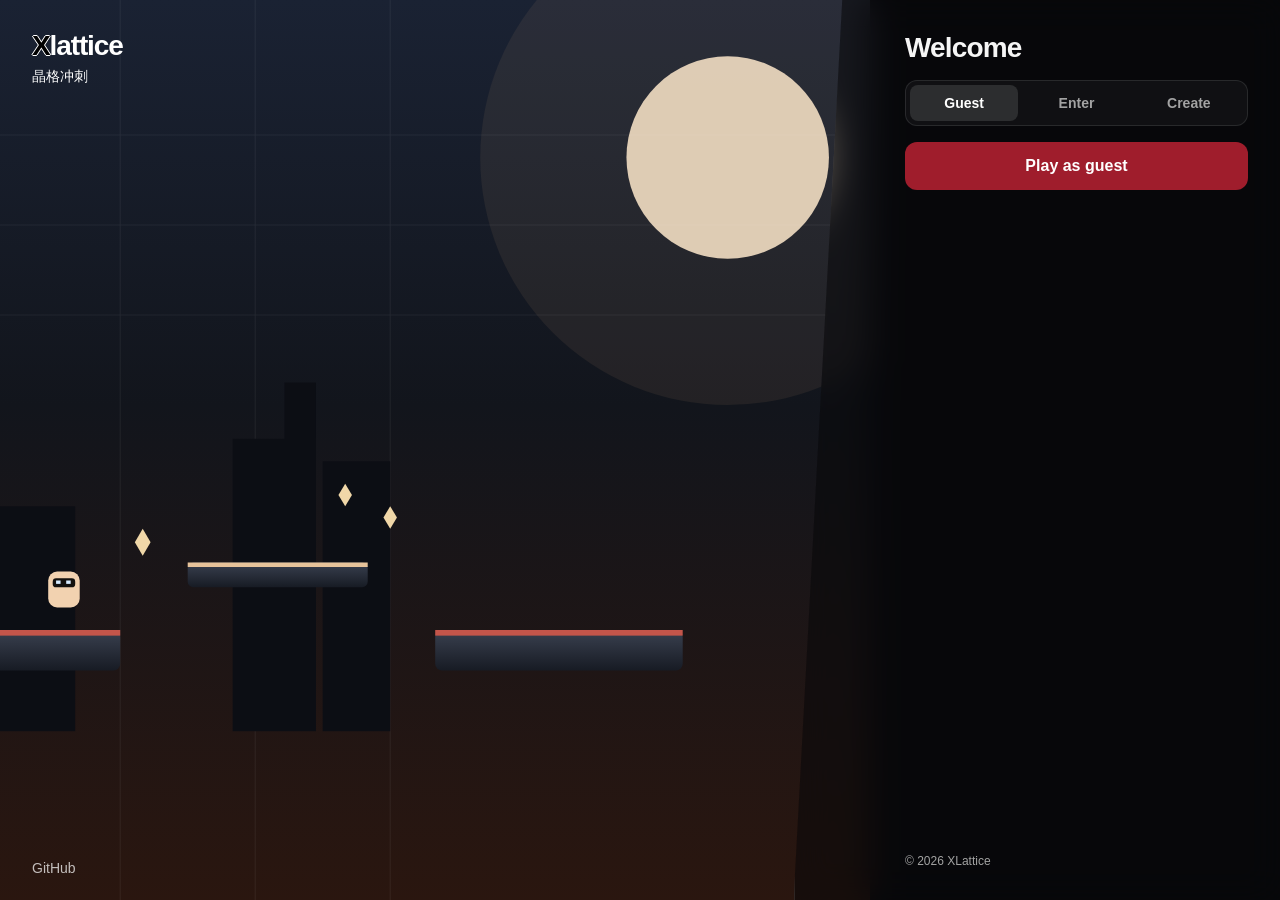
<file: index.html>
<!doctype html>
<html lang="en">
<head>
  <meta charset="utf-8" />
  <meta name="viewport" content="width=device-width, initial-scale=1, viewport-fit=cover" />
  <title>Xlattice</title>
  <meta name="description" content="Xlattice" />
  <meta name="theme-color" content="#07080c" />
  <link rel="icon" type="image/svg+xml" href="assets/favicon.svg" />
  <link rel="stylesheet" href="assets/gate.css" />
</head>
<body>
  <a class="skip" href="#play">Play</a>

  <div class="scene" aria-hidden="true">
    <svg viewBox="0 0 1200 800" preserveAspectRatio="xMidYMid slice">
      <defs>
        <linearGradient id="sky" x1="0" y1="0" x2="0" y2="1">
          <stop offset="0" stop-color="#1a2233"/>
          <stop offset="0.45" stop-color="#12151c"/>
          <stop offset="1" stop-color="#2a160f"/>
        </linearGradient>
        <linearGradient id="stone" x1="0" y1="0" x2="0" y2="1">
          <stop offset="0" stop-color="#3a4150"/>
          <stop offset="1" stop-color="#171b24"/>
        </linearGradient>
      </defs>
      <rect width="1200" height="800" fill="url(#sky)"/>
      <circle cx="860" cy="140" r="90" fill="#f3e2c8" opacity=".9"/>
      <circle cx="860" cy="140" r="220" fill="#e7b07a" opacity=".08"/>
      <g stroke="#ffffff" stroke-opacity=".06">
        <path d="M0 120h1200M0 200h1200M0 280h1200M80 0v800M200 0v800M320 0v800M440 0v800M560 0v800"/>
      </g>
      <g fill="#0c0e14">
        <path d="M90 470h80v180H90zM150 420h40v230h-40zM210 450h70v200h-70z"/>
        <path d="M420 390h46v260h-46zM466 340h28v310h-28zM500 410h60v240h-60z"/>
      </g>
      <g>
        <rect x="40" y="560" width="280" height="36" rx="6" fill="url(#stone)"/>
        <rect x="40" y="560" width="280" height="5" fill="#c4554a"/>
        <rect x="380" y="500" width="160" height="22" rx="5" fill="url(#stone)"/>
        <rect x="380" y="500" width="160" height="4" fill="#e7c39a"/>
        <rect x="600" y="560" width="220" height="36" rx="6" fill="url(#stone)"/>
        <rect x="600" y="560" width="220" height="5" fill="#c4554a"/>
      </g>
      <g fill="#f0d7a8">
        <path d="M340 470l7 12-7 12-7-12z"/>
        <path d="M520 430l6 10-6 10-6-10z"/>
        <path d="M560 450l6 10-6 10-6-10z"/>
      </g>
      <g transform="translate(250 500)">
        <rect x="6" y="8" width="28" height="32" rx="8" fill="#f2d2b0"/>
        <rect x="10" y="14" width="20" height="8" rx="3" fill="#14120f"/>
        <rect x="13" y="16" width="4" height="3" fill="#d7ecff"/>
        <rect x="22" y="16" width="4" height="3" fill="#d7ecff"/>
      </g>
    </svg>
  </div>

  <header class="brand">
    <h1 class="mark"><span class="x">X</span>lattice</h1>
    <p class="sub">晶格冲刺</p>
  </header>

  <a class="ghost" href="https://github.com/Xlattice0/xlattice0.github.io" target="_blank" rel="noopener noreferrer">GitHub</a>

  <aside class="panel">
    <div class="glass">
      <h2>Welcome</h2>
      <div class="seg" role="group" aria-label="Enter">
        <button type="button" id="tab-guest" aria-pressed="true">Guest</button>
        <button type="button" id="tab-enter" aria-pressed="false">Enter</button>
        <button type="button" id="tab-create" aria-pressed="false">Create</button>
      </div>
      <a class="cta" id="play" href="play.html">Play as guest</a>
      <p class="legal">© 2026 XLattice</p>
    </div>
  </aside>

  <script>
    (function () {
      var tabs = [
        document.getElementById('tab-guest'),
        document.getElementById('tab-enter'),
        document.getElementById('tab-create')
      ];
      tabs.forEach(function (tab) {
        tab.addEventListener('click', function () {
          tabs.forEach(function (other) {
            other.setAttribute('aria-pressed', other === tab ? 'true' : 'false');
          });
        });
      });
    })();
  </script>
</body>
</html>
</file>
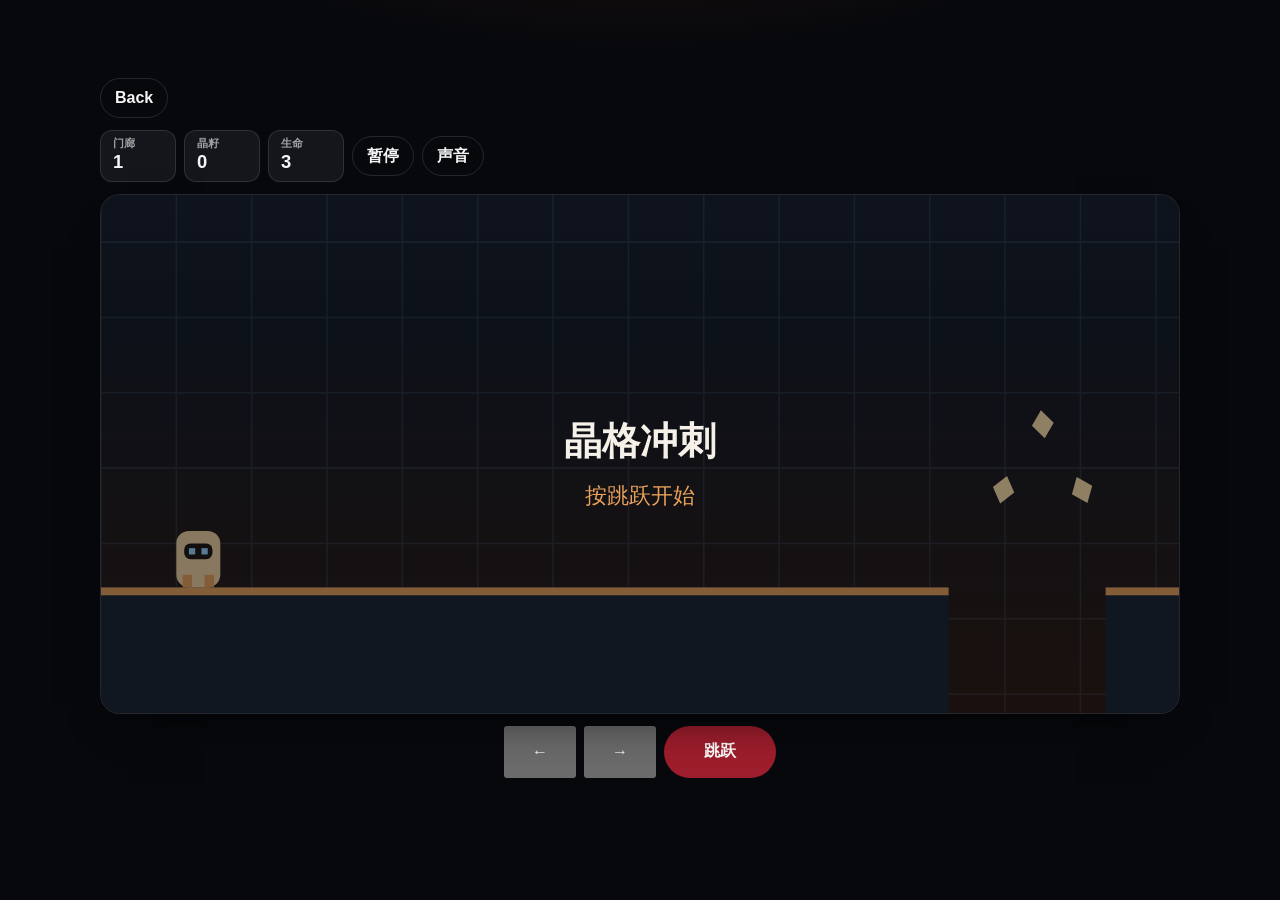
<file: games/rush/index.html>
<!doctype html>
<html lang="zh-CN">
<head>
  <meta charset="utf-8" />
  <meta name="viewport" content="width=device-width, initial-scale=1, viewport-fit=cover" />
  <title>晶格冲刺 · XLattice</title>
  <link rel="icon" type="image/svg+xml" href="../../assets/favicon.svg" />
  <link rel="stylesheet" href="../../assets/tokens.css" />
  <link rel="stylesheet" href="../../assets/game.css" />
  <script src="../../assets/boot.js"></script>
  <style>
    .game.wide { width: min(1080px, 100%); }
    .view {
      position: relative;
      height: min(58vh, 520px);
      min-height: 240px;
      border-radius: 20px;
      overflow: hidden;
      border: 1px solid var(--line);
      background: #07090e;
      touch-action: none;
      box-shadow: var(--shadow-lg);
    }
    .view canvas { width: 100%; height: 100%; display: block; }
    .rush-pad { display: flex; gap: 8px; justify-content: center; }
    .rush-pad button { min-width: 72px; min-height: 52px; font-weight: 700; }
    .rush-pad .jump { min-width: 112px; }
    html.framed .solo { display: none; }
    html.framed body { align-items: stretch; padding: 8px; }
    html.framed .game { width: 100%; }
    html.framed .view { flex: 1; height: auto; min-height: 180px; }
  </style>
</head>
<body>
  <div class="game wide">
    <a class="btn btn-ghost standalone-back" href="../../">Back</a>
    <header class="hud">
      <div class="stat"><span class="stat-k" id="levelName">门廊</span><b id="levelNum">1</b></div>
      <div class="stat"><span class="stat-k">晶籽</span><b id="score">0</b></div>
      <div class="stat"><span class="stat-k">生命</span><b id="lives">3</b></div>
      <button class="btn btn-ghost solo" id="pauseBtn" type="button">暂停</button>
      <button class="btn btn-ghost solo" id="muteBtn" type="button">声音</button>
    </header>
    <div class="view" id="view">
      <canvas id="board" width="960" height="540" aria-label="晶格冲刺画面"></canvas>
    </div>
    <div class="rush-pad" aria-label="触控">
      <button type="button" id="leftBtn" aria-label="向左">←</button>
      <button type="button" id="rightBtn" aria-label="向右">→</button>
      <button class="btn btn-accent jump" id="jumpBtn" type="button">跳跃</button>
    </div>
    <p class="sr-only" id="live" aria-live="polite"></p>
    <div class="overlay" id="overlay" hidden>
      <div class="dialog" role="dialog" aria-modal="true" aria-labelledby="ovTitle">
        <p class="dialog-kicker" id="ovTitle">冲过了</p>
        <p class="dialog-score"><b id="finalScore">0</b><span id="finalMeta"></span></p>
        <button class="btn btn-accent" id="againBtn" type="button">再来一局</button>
      </div>
    </div>
  </div>
  <script src="../../assets/audio.js"></script>
  <script src="../../assets/game-bridge.js"></script>
  <script>
    (function () {
      'use strict';

      var SLUG = 'rush';
      var canvas = document.getElementById('board');
      var ctx = canvas.getContext('2d');
      var viewEl = document.getElementById('view');
      var scoreEl = document.getElementById('score');
      var livesEl = document.getElementById('lives');
      var levelNumEl = document.getElementById('levelNum');
      var levelNameEl = document.getElementById('levelName');
      var overlay = document.getElementById('overlay');
      var againBtn = document.getElementById('againBtn');
      var pauseBtn = document.getElementById('pauseBtn');
      var muteBtn = document.getElementById('muteBtn');
      var live = document.getElementById('live');

      var PW = 28, PH = 36, EW = 34, EH = 26;
      var GRAV = 1700, JUMP = 560, RUN = 240;

      function lvl(name, w, h, spawn, goal, platforms, coins, enemies) {
        return { name: name, w: w, h: h, spawn: spawn, goal: goal, platforms: platforms, coins: coins, enemies: enemies };
      }
      function P(x, y, w, h, range, speed) {
        return { x: x, y: y, w: w, h: h, origin: x, range: range || 0, speed: speed || 1, phase: 0, vx: 0 };
      }
      function E(x, y, range, speed) {
        return { x: x, y: y, w: EW, h: EH, base: x, range: range, speed: speed, dir: 1, dead: false };
      }

      /* Gaps stay under ~100px. Rises stay under ~80px so a full jump clears them. */
      var LEVELS = [
        lvl('门廊', 2700, 540, { x: 48, y: 424 }, { x: 2520, y: 360, w: 48, h: 100 }, [
          P(0, 460, 540, 140),
          P(640, 460, 460, 140),
          P(980, 380, 170, 22),
          P(1220, 460, 700, 140),
          P(1840, 370, 190, 22),
          P(2100, 460, 600, 140)
        ], [
          { x: 575, y: 400 }, { x: 600, y: 360 }, { x: 625, y: 400 },
          { x: 1040, y: 330 }, { x: 1100, y: 330 },
          { x: 1900, y: 320 }, { x: 1960, y: 320 },
          { x: 2300, y: 400 }
        ], [
          E(1460, 434, 180, 70),
          E(2280, 434, 150, 90)
        ]),
        lvl('断桥', 3000, 540, { x: 40, y: 424 }, { x: 2820, y: 340, w: 48, h: 120 }, [
          P(0, 460, 420, 140),
          P(520, 460, 300, 140),
          P(900, 400, 150, 22, 80, 1.3),
          P(1200, 460, 420, 140),
          P(1700, 360, 160, 22),
          P(1940, 460, 260, 140),
          P(2280, 390, 140, 22, 90, 1.5),
          P(2500, 460, 500, 140)
        ], [
          { x: 460, y: 400 }, { x: 480, y: 360 },
          { x: 980, y: 340 }, { x: 1060, y: 300 },
          { x: 1800, y: 300 },
          { x: 2400, y: 330 }
        ], [
          E(1360, 434, 140, 80),
          E(2060, 434, 100, 100)
        ]),
        lvl('高台', 1500, 980, { x: 40, y: 784 }, { x: 1180, y: 250, w: 48, h: 110 }, [
          P(0, 820, 380, 200),
          P(300, 740, 150, 20),
          P(500, 670, 150, 20),
          P(280, 600, 160, 20),
          P(500, 530, 170, 20),
          P(260, 460, 160, 20),
          P(480, 390, 200, 20),
          P(760, 390, 220, 20),
          P(1060, 320, 200, 20),
          P(1100, 820, 400, 200)
        ], [
          { x: 340, y: 690 }, { x: 540, y: 620 }, { x: 330, y: 550 },
          { x: 560, y: 480 }, { x: 320, y: 410 }, { x: 820, y: 340 },
          { x: 1120, y: 270 }
        ], [
          E(820, 364, 90, 60)
        ])
      ];

      var levelIndex = 0;
      var level = null;
      var player, coins, enemies, parts, floats;
      var cam = { x: 0, y: 0 };
      var score = 0;
      var best = window.XGame.readBest(SLUG);
      var lives = 3;
      var mode = 'ready';
      var invuln = 0;
      var shake = 0;
      var clearIn = 0;
      var face = 1;
      var runTime = 0;
      var squash = 1;
      var trail = [];
      var input = { left: false, right: false, jump: false, queued: false };
      var last = performance.now();
      var acc = 0;
      var snapCam = false;

      function clamp(n, a, b) { return Math.max(a, Math.min(b, n)); }
      function overlap(a, b) {
        return a.x < b.x + b.w && a.x + a.w > b.x && a.y < b.y + b.h && a.y + a.h > b.y;
      }
      function syncMute() { muteBtn.textContent = window.XSound.muted ? '静音' : '声音'; }
      function noteScore() {
        scoreEl.textContent = String(score);
        if (score > best) {
          best = score;
          window.XGame.publish(SLUG, score, best);
        }
      }
      function burst(x, y, color, n) {
        for (var i = 0; i < n; i++) {
          var a = Math.random() * Math.PI * 2;
          var s = 30 + Math.random() * 160;
          parts.push({
            x: x, y: y,
            vx: Math.cos(a) * s,
            vy: Math.sin(a) * s - 30,
            life: 0.35 + Math.random() * 0.35,
            max: 0.7,
            color: color,
            s: 2 + Math.random() * 3
          });
        }
      }

      function loadLevel(index) {
        levelIndex = index;
        var src = LEVELS[index];
        level = {
          name: src.name, w: src.w, h: src.h,
          spawn: { x: src.spawn.x, y: src.spawn.y },
          goal: { x: src.goal.x, y: src.goal.y, w: src.goal.w, h: src.goal.h },
          platforms: src.platforms.map(function (p) {
            return { x: p.x, y: p.y, w: p.w, h: p.h, origin: p.origin, range: p.range, speed: p.speed, phase: Math.random(), vx: 0 };
          })
        };
        coins = src.coins.map(function (c) { return { x: c.x, y: c.y, got: false }; });
        enemies = src.enemies.map(function (e) {
          return { x: e.x, y: e.y, w: e.w, h: e.h, base: e.base, range: e.range, speed: e.speed, dir: e.dir, dead: false };
        });
        player = { x: src.spawn.x, y: src.spawn.y, w: PW, h: PH, vx: 0, vy: 0, grounded: false, platform: null, coyote: 0, buffer: 0 };
        parts = [];
        floats = [];
        trail = [];
        invuln = 0.4;
        cam.x = 0;
        cam.y = 0;
        levelNumEl.textContent = String(index + 1);
        levelNameEl.textContent = src.name;
        livesEl.textContent = String(lives);
        noteScore();
      }

      function hurt() {
        if (invuln > 0 || mode !== 'play') return;
        lives -= 1;
        livesEl.textContent = String(lives);
        window.XSound.hurt();
        shake = 8;
        live.textContent = lives > 0 ? '被击中，还剩 ' + lives + ' 条命' : '生命用尽';
        if (lives <= 0) {
          mode = 'dead';
          document.getElementById('ovTitle').textContent = '停在半路';
          document.getElementById('finalScore').textContent = String(score);
          document.getElementById('finalMeta').textContent = '最好 ' + best;
          overlay.hidden = false;
          againBtn.focus();
          return;
        }
        player.x = level.spawn.x;
        player.y = level.spawn.y;
        player.vx = 0;
        player.vy = 0;
        player.platform = null;
        invuln = 1.1;
        snapCam = true;
      }

      function finishLevel() {
        score += 100;
        noteScore();
        window.XSound.win();
        burst(player.x + 10, player.y, '#ffe1a8', 24);
        if (levelIndex >= LEVELS.length - 1) {
          mode = 'won';
          document.getElementById('ovTitle').textContent = '三关都过了';
          document.getElementById('finalScore').textContent = String(score);
          document.getElementById('finalMeta').textContent = '最好 ' + best;
          overlay.hidden = false;
          live.textContent = '三关都过了，分数 ' + score;
          againBtn.focus();
          return;
        }
        mode = 'clear';
        clearIn = 0.7;
      }

      function step(dt) {
        invuln = Math.max(0, invuln - dt);
        shake = Math.max(0, shake - dt * 18);
        if (mode === 'clear') {
          clearIn -= dt;
          if (clearIn <= 0) {
            mode = 'play';
            loadLevel(levelIndex + 1);
          }
          return;
        }
        if (mode !== 'play') return;

        var plats = level.platforms;
        for (var i = 0; i < plats.length; i++) {
          var p = plats[i];
          p.vx = 0;
          if (!p.range) continue;
          var prev = p.x;
          p.phase += dt;
          p.x = p.origin + Math.sin(p.phase * p.speed) * p.range;
          p.vx = (p.x - prev) / dt;
          if (player.platform === p) player.x += p.x - prev;
        }

        if (input.left) player.vx -= 1400 * dt;
        else if (input.right) player.vx += 1400 * dt;
        else {
          var fr = 1800 * dt;
          if (Math.abs(player.vx) <= fr) player.vx = 0;
          else player.vx -= Math.sign(player.vx) * fr;
        }
        player.vx = clamp(player.vx, -RUN, RUN);
        if (input.queued) player.buffer = 0.12;
        input.queued = false;
        if (player.grounded) player.coyote = 0.1;
        else player.coyote = Math.max(0, player.coyote - dt);
        player.buffer = Math.max(0, player.buffer - dt);
        if (player.buffer > 0 && player.coyote > 0) {
          player.vy = -JUMP;
          player.buffer = 0;
          player.coyote = 0;
          player.grounded = false;
          player.platform = null;
          squash = 0.72;
          window.XSound.jump();
          burst(player.x + PW / 2, player.y + PH, '#c8b8a4', 6);
        }
        if (!input.jump && player.vy < -200) player.vy = -200;
        player.vy = Math.min(860, player.vy + GRAV * dt);

        var prevBottom = player.y + PH;
        var falling = player.vy > 50;
        player.x += player.vx * dt;
        for (i = 0; i < plats.length; i++) {
          p = plats[i];
          if (!overlap(player, p)) continue;
          if (player.vx > 0) player.x = p.x - PW;
          else if (player.vx < 0) player.x = p.x + p.w;
          player.vx = 0;
        }
        player.y += player.vy * dt;
        player.grounded = false;
        var landedOn = null;
        for (i = 0; i < plats.length; i++) {
          p = plats[i];
          if (!overlap(player, p)) continue;
          if (player.vy >= 0 && prevBottom <= p.y + 6) {
            player.y = p.y - PH;
            if (!player.grounded && player.vy > 200) {
              squash = 1.25;
              burst(player.x + PW / 2, player.y + PH, '#9aa4b5', 5);
            }
            player.vy = 0;
            player.grounded = true;
            landedOn = p;
          } else if (player.vy < 0 && player.y < p.y + p.h) {
            player.y = p.y + p.h;
            player.vy = 0;
          }
        }
        player.platform = landedOn;
        if (player.x < 0) { player.x = 0; player.vx = 0; }
        if (Math.abs(player.vx) > 30) face = player.vx > 0 ? 1 : -1;
        if (player.grounded && Math.abs(player.vx) > 40) runTime += dt;
        else runTime = 0;
        squash += (1 - squash) * Math.min(1, dt * 10);

        for (i = 0; i < enemies.length; i++) {
          var en = enemies[i];
          if (en.dead) continue;
          en.x += en.dir * en.speed * dt;
          if (en.x > en.base + en.range) { en.x = en.base + en.range; en.dir = -1; }
          if (en.x < en.base) { en.x = en.base; en.dir = 1; }
          if (!overlap(player, en)) continue;
          if (falling && prevBottom <= en.y + 12) {
            en.dead = true;
            player.vy = -380;
            player.grounded = false;
            score += 25;
            noteScore();
            shake = 5;
            window.XSound.stomp();
            burst(en.x + EW / 2, en.y + 8, '#e07a62', 12);
            floats.push({ x: en.x, y: en.y - 10, text: '+25', life: 0.6 });
          } else {
            hurt();
          }
        }

        for (i = 0; i < coins.length; i++) {
          var c = coins[i];
          if (c.got) continue;
          if (!overlap(player, { x: c.x - 10, y: c.y - 10, w: 20, h: 20 })) continue;
          c.got = true;
          score += 10;
          noteScore();
          window.XSound.coin();
          burst(c.x, c.y, '#ffe1a8', 8);
          floats.push({ x: c.x - 8, y: c.y - 16, text: '+10', life: 0.55 });
        }

        if (overlap(player, level.goal)) finishLevel();
        if (player.y > level.h + 40) hurt();

        for (i = parts.length - 1; i >= 0; i--) {
          var q = parts[i];
          q.life -= dt;
          q.vy += 500 * dt;
          q.x += q.vx * dt;
          q.y += q.vy * dt;
          if (q.life <= 0) parts.splice(i, 1);
        }
        for (i = floats.length - 1; i >= 0; i--) {
          floats[i].life -= dt;
          floats[i].y -= 24 * dt;
          if (floats[i].life <= 0) floats.splice(i, 1);
        }
        trail.push({ x: player.x, y: player.y });
        if (trail.length > 6) trail.shift();
      }

      function roundRect(x, y, w, h, r) {
        r = Math.min(r, w / 2, h / 2);
        ctx.beginPath();
        ctx.moveTo(x + r, y);
        ctx.arcTo(x + w, y, x + w, y + h, r);
        ctx.arcTo(x + w, y + h, x, y + h, r);
        ctx.arcTo(x, y + h, x, y, r);
        ctx.arcTo(x, y, x + w, y, r);
        ctx.closePath();
      }

      function draw() {
        var cssW = viewEl.clientWidth || 800;
        var cssH = viewEl.clientHeight || 360;
        var dpr = Math.min(window.devicePixelRatio || 1, 2);
        var bw = Math.max(2, Math.floor(cssW * dpr));
        var bh = Math.max(2, Math.floor(cssH * dpr));
        if (canvas.width !== bw || canvas.height !== bh) {
          canvas.width = bw;
          canvas.height = bh;
        }
        var viewH = 330;
        var viewW = viewH * (cssW / Math.max(1, cssH));
        var scale = canvas.width / viewW;
        var targetX = clamp(player.x + PW / 2 - viewW * 0.36, 0, Math.max(0, level.w - viewW));
        var targetY = clamp(player.y + PH / 2 - viewH * 0.62, 0, Math.max(0, level.h - viewH));
        if (mode === 'ready' || snapCam) { cam.x = targetX; cam.y = targetY; snapCam = false; }
        else {
          cam.x += (targetX - cam.x) * 0.12;
          cam.y += (targetY - cam.y) * 0.12;
        }
        var sx = (Math.random() - 0.5) * shake;
        var sy = (Math.random() - 0.5) * shake;

        ctx.setTransform(scale, 0, 0, scale, 0, 0);
        ctx.translate(-cam.x + sx, -cam.y + sy);

        var g = ctx.createLinearGradient(0, 0, 0, level.h);
        g.addColorStop(0, '#1a2740');
        g.addColorStop(0.55, '#121722');
        g.addColorStop(1, '#2a170e');
        ctx.fillStyle = g;
        ctx.fillRect(cam.x - 20, cam.y - 20, viewW + 40, viewH + 40);

        ctx.strokeStyle = 'rgba(154,215,255,0.13)';
        ctx.lineWidth = 1;
        ctx.beginPath();
        var gx0 = Math.floor((cam.x * 0.35) / 48) * 48;
        for (var x = gx0; x < cam.x * 0.35 + viewW + 96; x += 48) {
          ctx.moveTo(x, cam.y);
          ctx.lineTo(x, cam.y + viewH);
        }
        for (var y = 0; y < level.h; y += 48) {
          ctx.moveTo(cam.x, y);
          ctx.lineTo(cam.x + viewW, y);
        }
        ctx.stroke();

        ctx.fillStyle = 'rgba(255,225,190,0.9)';
        ctx.beginPath();
        ctx.arc(level.w * 0.78, 70, 36, 0, Math.PI * 2);
        ctx.fill();

        for (var i = 0; i < level.platforms.length; i++) {
          var p = level.platforms[i];
          ctx.fillStyle = p.range ? '#243044' : '#1a2230';
          roundRect(p.x, p.y, p.w, p.h, 8);
          ctx.fill();
          ctx.fillStyle = p.range ? '#9ad7ff' : '#e7a15a';
          ctx.fillRect(p.x, p.y, p.w, 5);
        }

        var goal = level.goal;
        ctx.fillStyle = '#9ad7ff';
        ctx.fillRect(goal.x, goal.y, 8, goal.h);
        ctx.fillRect(goal.x + goal.w - 8, goal.y, 8, goal.h);
        ctx.fillStyle = '#ffe7c4';
        ctx.fillRect(goal.x, goal.y, goal.w, 8);

        var t = performance.now() / 1000;
        for (i = 0; i < coins.length; i++) {
          var c = coins[i];
          if (c.got) continue;
          var bob = Math.sin(t * 3 + i) * 4;
          ctx.save();
          ctx.translate(c.x, c.y + bob);
          ctx.rotate(Math.sin(t * 2 + i) * 0.4);
          ctx.fillStyle = '#ffe1a8';
          ctx.beginPath();
          ctx.moveTo(0, -9);
          ctx.lineTo(7, 0);
          ctx.lineTo(0, 9);
          ctx.lineTo(-7, 0);
          ctx.closePath();
          ctx.fill();
          ctx.restore();
        }

        for (i = 0; i < enemies.length; i++) {
          var en = enemies[i];
          if (en.dead) continue;
          ctx.fillStyle = '#c4513a';
          ctx.beginPath();
          ctx.moveTo(en.x, en.y + en.h);
          ctx.lineTo(en.x + en.w / 2, en.y);
          ctx.lineTo(en.x + en.w, en.y + en.h);
          ctx.closePath();
          ctx.fill();
          ctx.fillStyle = '#ffe1c4';
          ctx.beginPath();
          ctx.arc(en.x + en.w / 2 + en.dir * 4, en.y + 16, 3, 0, Math.PI * 2);
          ctx.fill();
        }

        if (!(invuln > 0 && Math.floor(invuln * 14) % 2 === 0)) {
          for (i = 0; i < trail.length; i++) {
            ctx.globalAlpha = (i / trail.length) * 0.25;
            ctx.fillStyle = '#f3d2a4';
            roundRect(trail[i].x, trail[i].y, PW, PH, 8);
            ctx.fill();
          }
          ctx.globalAlpha = 1;
          ctx.save();
          ctx.translate(player.x + PW / 2, player.y + PH);
          ctx.scale(face * squash, 1 / Math.max(0.7, squash));
          ctx.translate(-PW / 2, -PH);
          ctx.fillStyle = '#f3d2a4';
          roundRect(0, 0, PW, PH, 8);
          ctx.fill();
          ctx.fillStyle = '#1b140f';
          roundRect(5, 8, PW - 10, 10, 4);
          ctx.fill();
          ctx.fillStyle = '#9ad7ff';
          ctx.fillRect(8, 11, 4, 4);
          ctx.fillRect(16, 11, 4, 4);
          var leg = Math.sin(runTime * 14) * 4;
          ctx.fillStyle = '#e7a15a';
          ctx.fillRect(4, PH - 8, 6, 8 + (player.grounded ? leg : 0));
          ctx.fillRect(PW - 10, PH - 8, 6, 8 - (player.grounded ? leg : 0));
          ctx.restore();
        }

        ctx.globalAlpha = 1;
        for (i = 0; i < parts.length; i++) {
          var q = parts[i];
          ctx.globalAlpha = Math.max(0, q.life / q.max);
          ctx.fillStyle = q.color;
          ctx.fillRect(q.x, q.y, q.s, q.s);
        }
        ctx.globalAlpha = 1;
        ctx.fillStyle = '#fff6e8';
        ctx.font = '700 14px Outfit, sans-serif';
        for (i = 0; i < floats.length; i++) ctx.fillText(floats[i].text, floats[i].x, floats[i].y);

        if (mode === 'ready' || mode === 'pause') {
          ctx.setTransform(1, 0, 0, 1, 0, 0);
          ctx.fillStyle = 'rgba(7,9,14,0.45)';
          ctx.fillRect(0, 0, canvas.width, canvas.height);
          ctx.fillStyle = '#f6f1e8';
          ctx.font = '700 ' + Math.floor(canvas.width / 28) + 'px "Noto Serif SC", serif';
          ctx.textAlign = 'center';
          ctx.fillText(mode === 'pause' ? '已暂停' : '晶格冲刺', canvas.width / 2, canvas.height / 2);
          ctx.font = '500 ' + Math.floor(canvas.width / 48) + 'px Outfit, sans-serif';
          ctx.fillStyle = '#e7a15a';
          ctx.fillText(mode === 'pause' ? '再按一次继续' : '按跳跃开始', canvas.width / 2, canvas.height / 2 + canvas.width / 22);
          ctx.textAlign = 'left';
        }
      }

      function queueJump() {
        if (mode === 'ready') mode = 'play';
        if (mode === 'pause') return;
        input.jump = true;
        input.queued = true;
      }

      document.addEventListener('keydown', function (e) {
        var k = String(e.key).toLowerCase();
        if (k === 'arrowleft' || k === 'a') { input.left = true; if (mode === 'ready') mode = 'play'; e.preventDefault(); }
        if (k === 'arrowright' || k === 'd') { input.right = true; if (mode === 'ready') mode = 'play'; e.preventDefault(); }
        if (k === 'arrowup' || k === 'w' || k === ' ' || k === 'k' || k === 'j') {
          if (e.repeat) return;
          if (e.target && e.target.closest && e.target.closest('button') && (k === ' ' || k === 'enter')) return;
          e.preventDefault();
          queueJump();
        }
        if (k === 'escape' || k === 'p') togglePause();
      });
      document.addEventListener('keyup', function (e) {
        var k = String(e.key).toLowerCase();
        if (k === 'arrowleft' || k === 'a') input.left = false;
        if (k === 'arrowright' || k === 'd') input.right = false;
        if (k === 'arrowup' || k === 'w' || k === ' ' || k === 'k' || k === 'j') input.jump = false;
      });
      window.addEventListener('blur', function () { input.left = input.right = input.jump = false; });

      function hold(button, key) {
        function down(e) {
          e.preventDefault();
          try { button.setPointerCapture(e.pointerId); } catch (err) {}
          if (mode === 'ready') mode = 'play';
          input[key] = true;
          if (key === 'jump') input.queued = true;
        }
        function up() { input[key] = false; }
        button.addEventListener('pointerdown', down);
        button.addEventListener('pointerup', up);
        button.addEventListener('pointercancel', up);
        button.addEventListener('lostpointercapture', up);
      }
      hold(document.getElementById('leftBtn'), 'left');
      hold(document.getElementById('rightBtn'), 'right');
      hold(document.getElementById('jumpBtn'), 'jump');

      pauseBtn.addEventListener('click', togglePause);
      muteBtn.addEventListener('click', function () {
        window.XSound.toggle();
        syncMute();
        report();
      });
      function restart() {
        overlay.hidden = true;
        score = 0;
        lives = 3;
        mode = 'play';
        pauseBtn.textContent = '暂停';
        loadLevel(0);
        report();
      }
      function togglePause() {
        if (mode === 'play' || mode === 'ready') { mode = 'pause'; pauseBtn.textContent = '继续'; }
        else if (mode === 'pause') { mode = 'play'; pauseBtn.textContent = '暂停'; }
        report();
      }
      function report() {
        try {
          if (window.parent && window.parent !== window) {
            window.parent.postMessage({
              type: 'xg:state',
              paused: mode === 'pause',
              muted: window.XSound.muted
            }, '*');
          }
        } catch (e) {}
      }
      window.addEventListener('message', function (e) {
        var data = e.data;
        if (!data || data.type !== 'xg:cmd') return;
        if (data.cmd === 'pause') togglePause();
        if (data.cmd === 'mute') { window.XSound.toggle(); syncMute(); report(); }
        if (data.cmd === 'restart') restart();
      });
      againBtn.addEventListener('click', restart);

      function frame(now) {
        var dt = Math.min(0.05, (now - last) / 1000);
        last = now;
        acc += dt;
        var stepDt = 1 / 120;
        var guard = 0;
        while (acc >= stepDt && guard < 8) {
          step(stepDt);
          acc -= stepDt;
          guard++;
        }
        draw();
        requestAnimationFrame(frame);
      }

      syncMute();
      loadLevel(0);
      requestAnimationFrame(frame);
    })();
  </script>
</body>
</html>
</file>
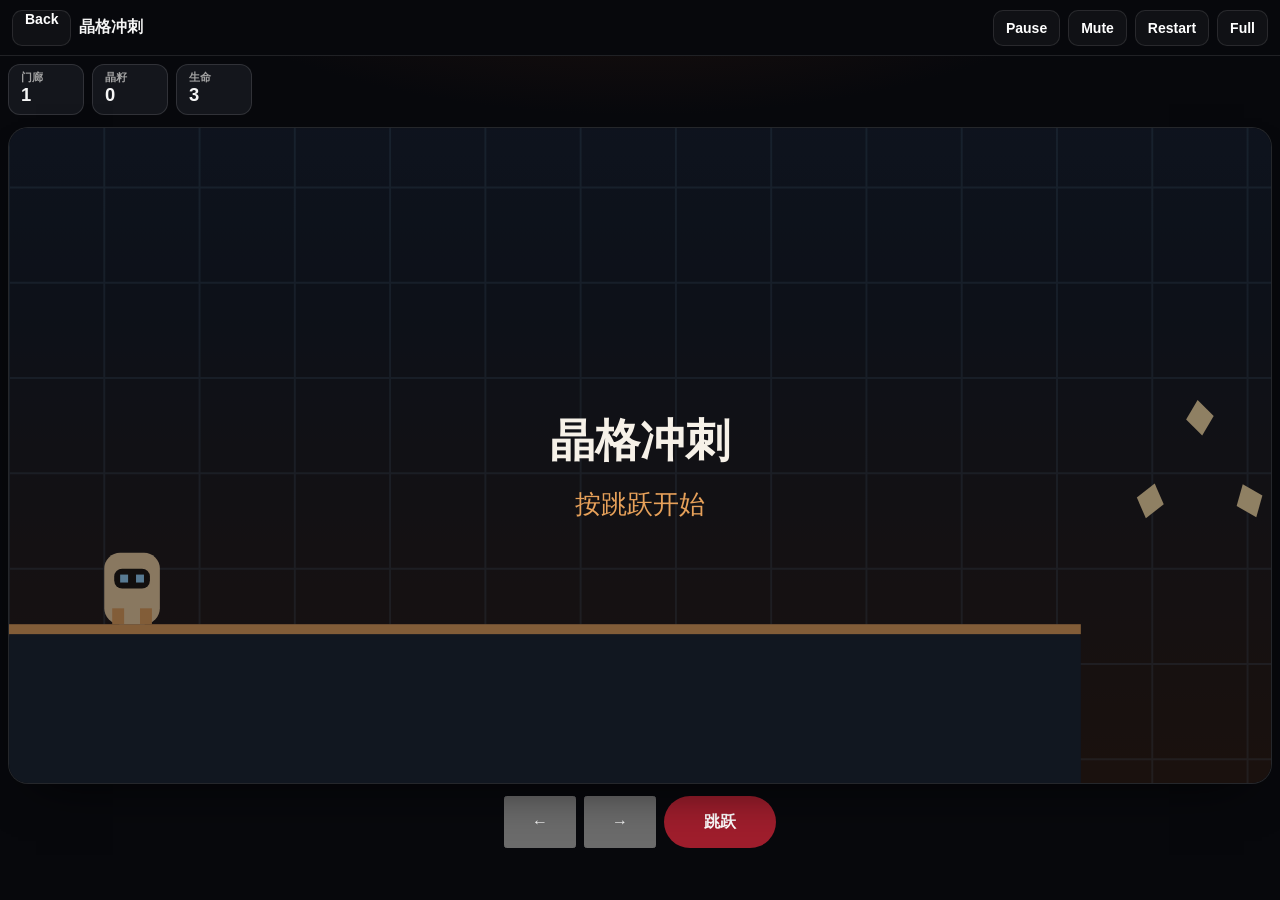
<file: play.html>
<!doctype html>
<html lang="zh-CN">
<head>
  <meta charset="utf-8" />
  <meta name="viewport" content="width=device-width, initial-scale=1, viewport-fit=cover" />
  <title>晶格冲刺 · Xlattice</title>
  <meta name="theme-color" content="#07080c" />
  <link rel="icon" type="image/svg+xml" href="assets/favicon.svg" />
  <link rel="stylesheet" href="assets/gate.css" />
</head>
<body class="play">
  <a class="skip" href="#stage">Play</a>
  <header class="bar">
    <a class="bar-back" href="./">Back</a>
    <h1>晶格冲刺</h1>
    <button type="button" id="pauseBtn" aria-pressed="false">Pause</button>
    <button type="button" id="muteBtn" aria-pressed="false">Mute</button>
    <button type="button" id="restartBtn">Restart</button>
    <button type="button" id="fsBtn" aria-pressed="false">Full</button>
  </header>
  <div class="stage" id="stage">
    <iframe id="frame" title="晶格冲刺" src="games/rush/" allow="fullscreen" allowfullscreen></iframe>
  </div>
  <script>
    (function () {
      var frame = document.getElementById('frame');
      var stage = document.getElementById('stage');
      var pauseBtn = document.getElementById('pauseBtn');
      var muteBtn = document.getElementById('muteBtn');
      var fsBtn = document.getElementById('fsBtn');

      function send(cmd) {
        try {
          frame.contentWindow.postMessage({ type: 'xg:cmd', cmd: cmd }, '*');
        } catch (e) {}
      }

      pauseBtn.addEventListener('click', function () { send('pause'); });
      muteBtn.addEventListener('click', function () { send('mute'); });
      document.getElementById('restartBtn').addEventListener('click', function () { send('restart'); });

      window.addEventListener('message', function (e) {
        var data = e.data;
        if (!data || data.type !== 'xg:state') return;
        if (frame.contentWindow && e.source !== frame.contentWindow) return;
        pauseBtn.setAttribute('aria-pressed', data.paused ? 'true' : 'false');
        pauseBtn.textContent = data.paused ? 'Resume' : 'Pause';
        muteBtn.setAttribute('aria-pressed', data.muted ? 'true' : 'false');
        muteBtn.textContent = data.muted ? 'Muted' : 'Mute';
      });

      function fsEl() {
        return document.fullscreenElement || document.webkitFullscreenElement || null;
      }
      fsBtn.addEventListener('click', function () {
        if (fsEl()) {
          var exit = document.exitFullscreen || document.webkitExitFullscreen;
          if (exit) exit.call(document);
          return;
        }
        var req = stage.requestFullscreen || stage.webkitRequestFullscreen;
        if (req) req.call(stage);
      });
      document.addEventListener('fullscreenchange', function () {
        var on = !!fsEl();
        fsBtn.setAttribute('aria-pressed', on ? 'true' : 'false');
        fsBtn.textContent = on ? 'Exit' : 'Full';
      });
    })();
  </script>
</body>
</html>
</file>
<file: assets/gate.css>
/* Single-viewport gate. Dark scene, frosted play panel. */

:root {
  color-scheme: dark;
  --ink: #f5f5f5;
  --muted: #a3a3a3;
  --line: rgba(255, 255, 255, 0.1);
  --glass: rgba(10, 10, 12, 0.78);
  --cta: #9f1d2c;
  --cta-hover: #b42536;
  --sans: Inter, "Helvetica Neue", Helvetica, Arial, sans-serif;
  --fast: 150ms;
}

*, *::before, *::after { box-sizing: border-box; }

html, body {
  margin: 0;
  height: 100%;
  background: #07080c;
  color: var(--ink);
  font-family: var(--sans);
  font-size: 16px;
}

body {
  min-height: 100vh;
  min-height: 100dvh;
  overflow: hidden;
}

button, a { font: inherit; }
:focus { outline: none; }
:focus-visible {
  outline: 2px solid #fff;
  outline-offset: 3px;
}

.skip {
  position: absolute;
  left: 12px;
  top: 12px;
  z-index: 5;
  transform: translateY(-140%);
  background: #fff;
  color: #000;
  padding: 8px 12px;
  border-radius: 8px;
  text-decoration: none;
  font-weight: 700;
}
.skip:focus { transform: none; }

.scene {
  position: absolute;
  inset: 0 32% 0 0;
  z-index: 0;
}
.scene svg { width: 100%; height: 100%; display: block; }

.brand {
  position: absolute;
  z-index: 2;
  top: 32px;
  left: 32px;
}
.mark {
  margin: 0;
  color: #fff;
  font-weight: 700;
  font-size: 28px;
  line-height: 1;
  letter-spacing: -0.04em;
}
.x {
  color: #000;
  text-shadow:
    0 0 1px #fff,
    0 1px 0 #fff,
    0 -1px 0 #fff,
    1px 0 0 #fff,
    -1px 0 0 #fff;
}
.sub {
  margin: 8px 0 0;
  color: #fff;
  font-size: 14px;
  font-weight: 500;
}

.ghost {
  position: absolute;
  z-index: 2;
  left: 32px;
  bottom: 24px;
  color: rgba(255, 255, 255, 0.72);
  font-size: 14px;
  font-weight: 500;
  text-decoration: none;
  transition: color var(--fast) ease;
}
.ghost:hover { color: #fff; }

.panel {
  position: absolute;
  z-index: 1;
  top: 0;
  right: 0;
  bottom: 0;
  width: 38%;
  display: flex;
  align-items: stretch;
  padding: 24px 24px 24px 8vw;
  background: rgba(8, 8, 10, 0.55);
  border-left: 1px solid var(--line);
  clip-path: polygon(10% 0, 100% 0, 100% 100%, 0 100%);
  backdrop-filter: blur(18px);
}

.glass {
  flex: 1;
  display: flex;
  flex-direction: column;
  justify-content: center;
  gap: 16px;
  min-width: 0;
  padding: 8px 8px 0;
}
.glass h2 {
  margin: 0;
  font-size: 28px;
  font-weight: 700;
  letter-spacing: -0.03em;
}

.seg {
  display: grid;
  grid-template-columns: repeat(3, 1fr);
  gap: 4px;
  padding: 4px;
  border-radius: 12px;
  border: 1px solid var(--line);
  background: rgba(255, 255, 255, 0.04);
}
.seg button {
  min-height: 36px;
  border: 0;
  border-radius: 8px;
  background: transparent;
  color: var(--muted);
  font-size: 14px;
  font-weight: 600;
  cursor: pointer;
  transition: background-color var(--fast) ease, color var(--fast) ease;
}
.seg button:hover { color: #fff; }
.seg button[aria-pressed="true"] {
  background: rgba(255, 255, 255, 0.12);
  color: #fff;
}

.cta {
  display: flex;
  align-items: center;
  justify-content: center;
  min-height: 48px;
  border-radius: 12px;
  background: var(--cta);
  color: #fff;
  font-size: 16px;
  font-weight: 700;
  text-decoration: none;
  transition: background-color var(--fast) ease, transform var(--fast) ease;
}
.cta:hover { background: var(--cta-hover); }
.cta:active { transform: scale(0.98); }

.legal {
  margin: auto 0 0;
  padding-bottom: 8px;
  color: var(--muted);
  font-size: 12px;
}

@media (max-width: 900px) {
  body { overflow: auto; }
  .scene {
    position: relative;
    inset: auto;
    height: 46vh;
    min-height: 240px;
  }
  .brand { top: 16px; left: 16px; }
  .mark { font-size: 24px; }
  .ghost {
    left: 16px;
    top: calc(46vh - 36px);
    bottom: auto;
  }
  .panel {
    position: relative;
    width: auto;
    margin: -32px 16px 16px;
    padding: 20px 16px 12px;
    clip-path: none;
    border: 1px solid var(--line);
    border-radius: 20px;
    background: var(--glass);
  }
  .glass { padding: 4px 4px 0; }
  .cta { min-height: 48px; }
}

.play {
  display: flex;
  flex-direction: column;
  height: 100vh;
  height: 100dvh;
  overflow: hidden;
  background: #07080c;
}
.bar {
  display: flex;
  flex-wrap: wrap;
  align-items: center;
  gap: 8px;
  min-height: 56px;
  padding: 8px 12px;
  padding-top: calc(8px + env(safe-area-inset-top));
  border-bottom: 1px solid var(--line);
}
.bar h1 {
  margin: 0;
  flex: 1 0 auto;
  font-size: 16px;
  font-weight: 700;
  white-space: nowrap;
}
.bar-back, .bar button {
  min-height: 36px;
  padding: 0 12px;
  border-radius: 10px;
  border: 1px solid var(--line);
  background: rgba(255, 255, 255, 0.04);
  color: #fff;
  font-size: 14px;
  font-weight: 600;
  text-decoration: none;
  cursor: pointer;
  transition: background-color var(--fast) ease;
}
.bar-back:hover, .bar button:hover { background: rgba(255, 255, 255, 0.1); }
.stage { flex: 1; min-height: 0; background: #07080c; }
.stage iframe { width: 100%; height: 100%; border: 0; display: block; background: #07080c; }

@media (prefers-reduced-motion: reduce) {
  *, *::before, *::after {
    transition-duration: 0.01ms !important;
  }
  .cta:active { transform: none; }
}
</file>
<file: assets/tokens.css>
:root {
  color-scheme: dark;
  --bg: #07080c;
  --bg-tint: #2a160f;
  --stage: #07080c;
  --surface: #14161c;
  --ink: #f5f5f5;
  --muted: #a3a3a3;
  --line: rgba(255, 255, 255, 0.12);
  --line-strong: rgba(255, 255, 255, 0.22);
  --accent: #9f1d2c;
  --on-accent: #fff;
  --shadow: 0 12px 30px -20px rgba(0, 0, 0, 0.8);
  --shadow-lg: 0 24px 50px -28px rgba(0, 0, 0, 0.85);
  --mono: ui-monospace, Menlo, Consolas, monospace;
  --sans: Inter, "Helvetica Neue", Helvetica, Arial, sans-serif;
}
</file>
<file: assets/game.css>
/* Shared chrome for the platformer. */

*, *::before, *::after { box-sizing: border-box; }
[hidden] { display: none !important; }
html, body { height: 100%; }
body {
  margin: 0;
  color: var(--ink);
  font-family: var(--sans);
}
button { font: inherit; color: inherit; cursor: pointer; }
a { color: inherit; }

.btn {
  display: inline-flex;
  align-items: center;
  justify-content: center;
  min-height: 40px;
  padding: 0 14px;
  border-radius: 999px;
  border: 1px solid var(--line);
  background: var(--surface);
  color: var(--ink);
  font-weight: 650;
  text-decoration: none;
}
.btn-accent { background: var(--accent); color: var(--on-accent); border-color: transparent; }
.btn-ghost { background: transparent; }

html, body { height: 100%; }

body {
  min-height: 100dvh;
  display: flex;
  justify-content: center;
  align-items: center;
  align-items: safe center;
  padding: 18px 14px;
  overflow-x: hidden;
  background:
    radial-gradient(900px 380px at 50% -20%, var(--bg-tint), transparent 60%),
    var(--stage);
}

.game {
  width: min(560px, 100%);
  display: flex;
  flex-direction: column;
  gap: 12px;
}

.standalone-back { align-self: flex-start; }
html.framed .standalone-back { display: none; }

.hud { display: flex; flex-wrap: wrap; gap: 8px; align-items: center; }
.hud .spacer { margin-left: auto; }

.stat {
  min-width: 76px;
  padding: 6px 12px 8px;
  border: 1px solid var(--line);
  border-radius: 12px;
  background: var(--surface);
}
.stat-k { display: block; color: var(--muted); font-size: 11px; font-weight: 650; line-height: 1.2; }
.stat b {
  font-size: 1.15rem;
  font-weight: 700;
  font-variant-numeric: tabular-nums;
  letter-spacing: -0.03em;
}

.hint { text-align: center; color: var(--muted); font-size: 0.82rem; }

.canvas-wrap {
  position: relative;
  width: min(100%, 520px);
  margin: 0 auto;
  display: grid;
  place-items: center;
  border: 1px solid var(--line);
  border-radius: 18px;
  overflow: hidden;
  background: var(--surface);
  box-shadow: var(--shadow);
  touch-action: none;
}
.canvas-wrap canvas { display: block; touch-action: none; background: transparent; }

.banner {
  position: absolute;
  inset: 0;
  display: grid;
  place-items: center;
  padding: 16px;
  background: rgba(255, 255, 255, 0.72);
  color: var(--ink);
  font-weight: 700;
  font-size: 1.05rem;
  text-align: center;
  pointer-events: none;
}
[data-theme="dark"] .banner { background: rgba(12, 14, 18, 0.72); }

.pad { display: grid; justify-items: center; gap: 8px; }
.pad-row { display: flex; flex-wrap: wrap; gap: 8px; justify-content: center; }
.pad button {
  min-width: 56px;
  min-height: 44px;
  padding: 0 14px;
  border: 1px solid var(--line);
  border-radius: 12px;
  background: var(--surface);
  font-weight: 700;
  font-size: 1.05rem;
}
.pad button:hover { border-color: var(--line-strong); }

.toast { text-align: center; color: var(--accent); font-weight: 700; font-size: 0.92rem; }

.overlay {
  position: fixed;
  inset: 0;
  z-index: 20;
  display: grid;
  place-items: center;
  padding: 20px;
  background: rgba(16, 18, 22, 0.46);
}
.dialog {
  width: min(100%, 320px);
  padding: 24px 22px 20px;
  border: 1px solid var(--line);
  border-radius: 20px;
  background: var(--surface);
  box-shadow: var(--shadow-lg);
  text-align: center;
}
.dialog-kicker {
  color: var(--muted);
  font-family: var(--mono);
  font-size: 0.72rem;
  letter-spacing: 0.16em;
  text-transform: uppercase;
}
.dialog-score { margin: 10px 0 16px; }
.dialog-score b {
  display: block;
  font-size: 2.7rem;
  line-height: 1;
  letter-spacing: -0.04em;
  font-variant-numeric: tabular-nums;
}
.dialog-score span { color: var(--muted); font-size: 0.85rem; }
.dialog .btn { width: 100%; }
</file>
